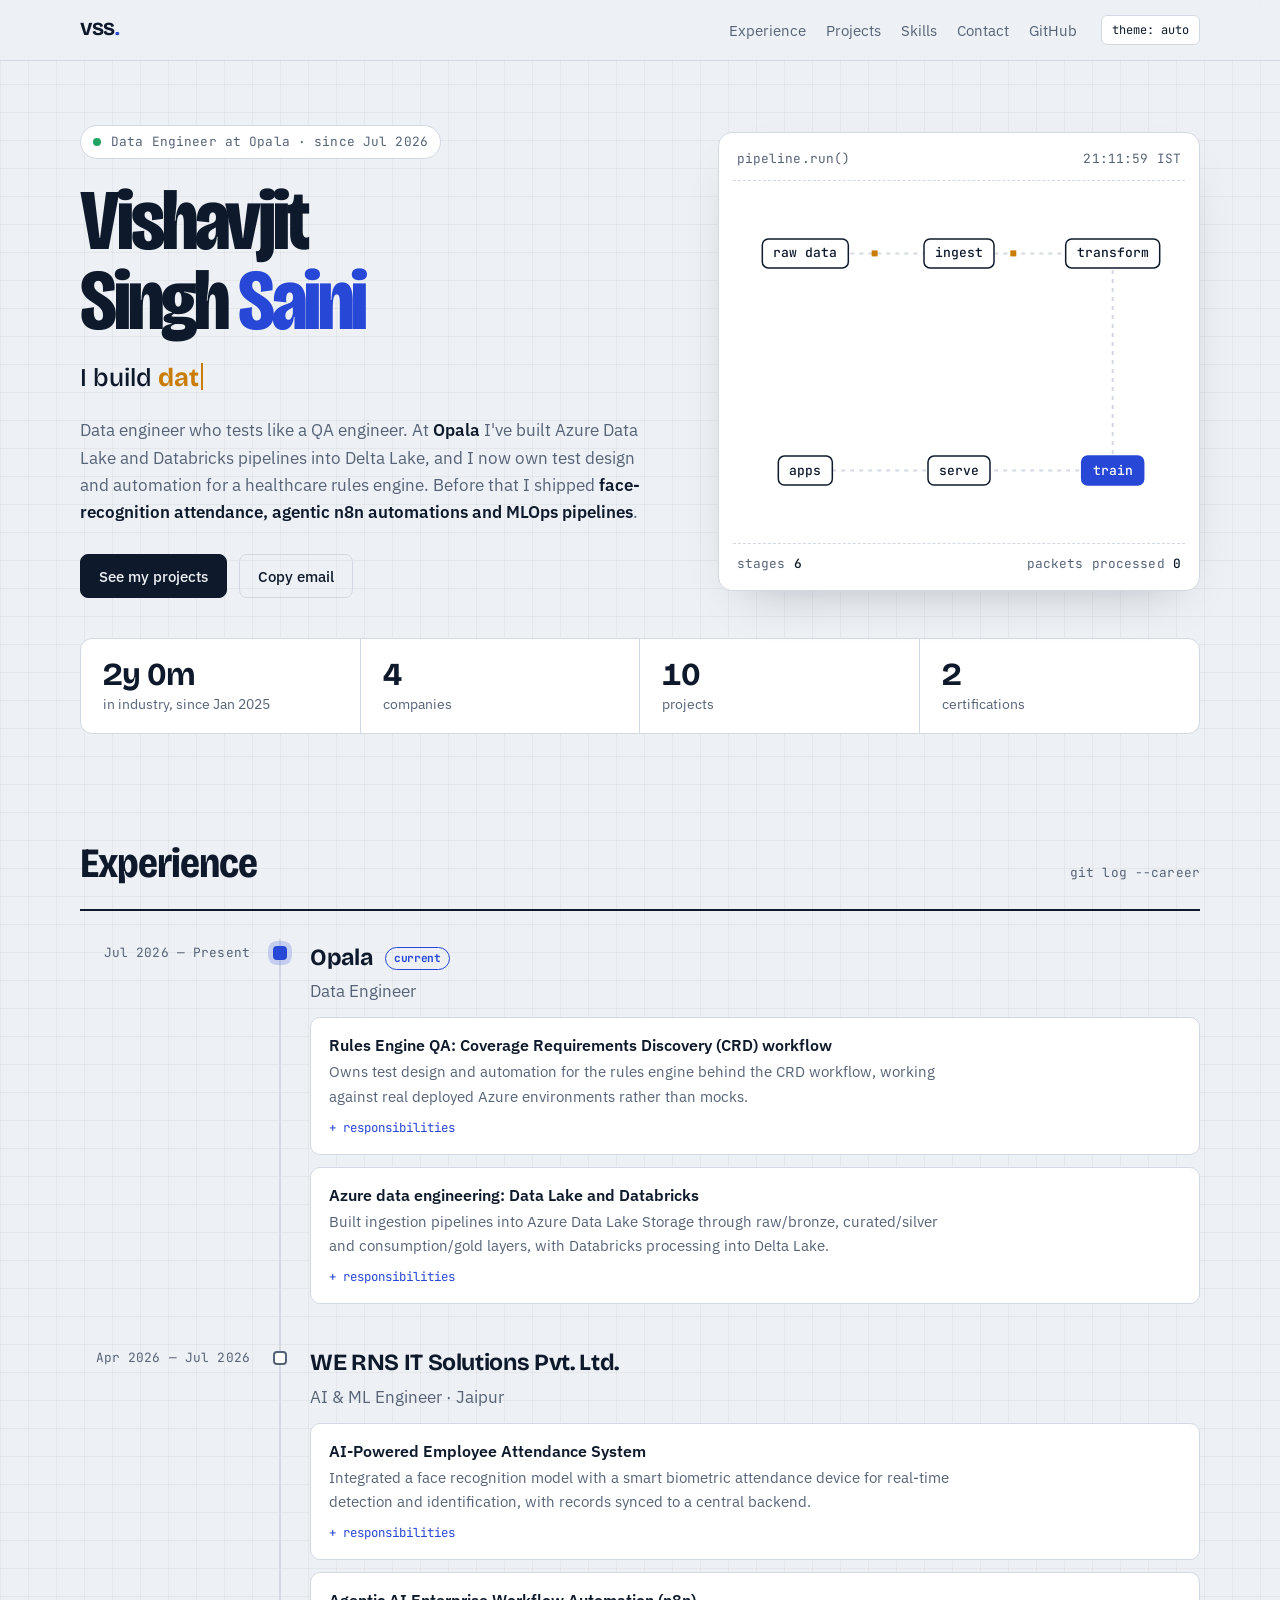
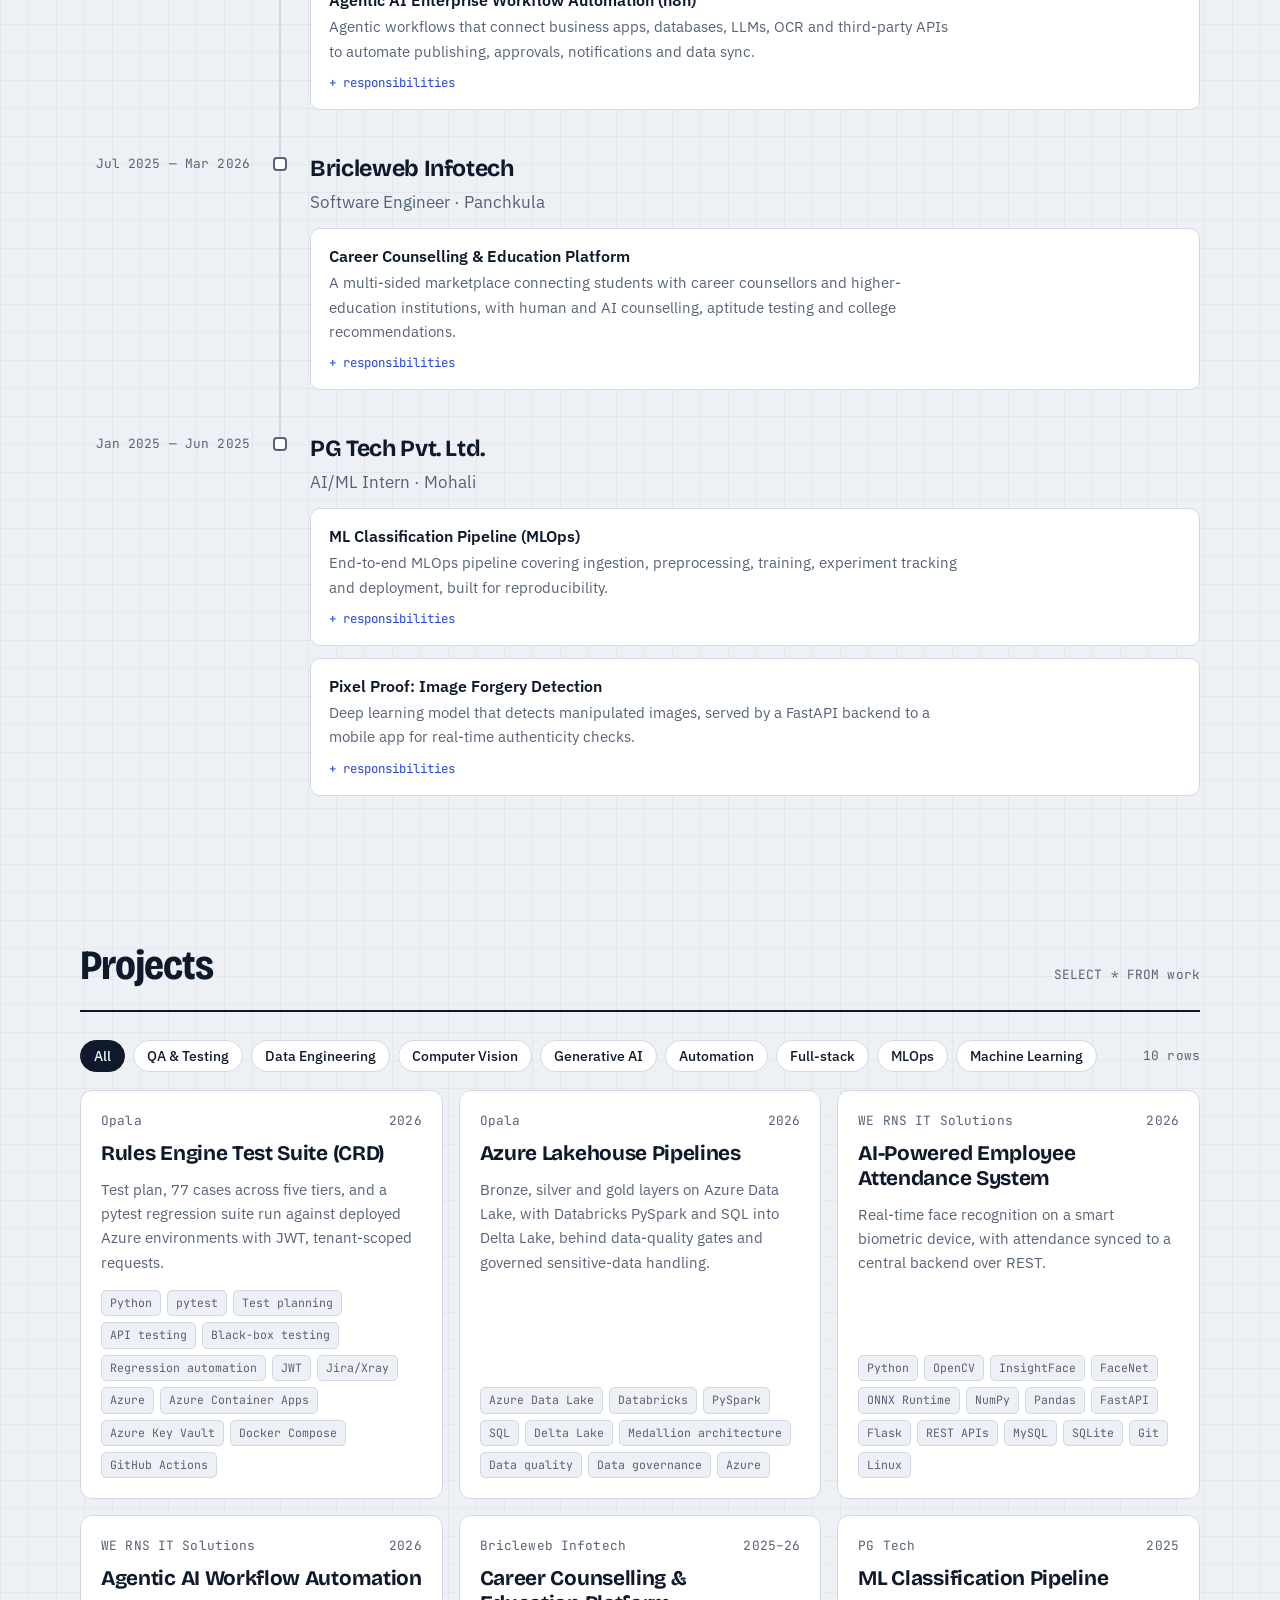
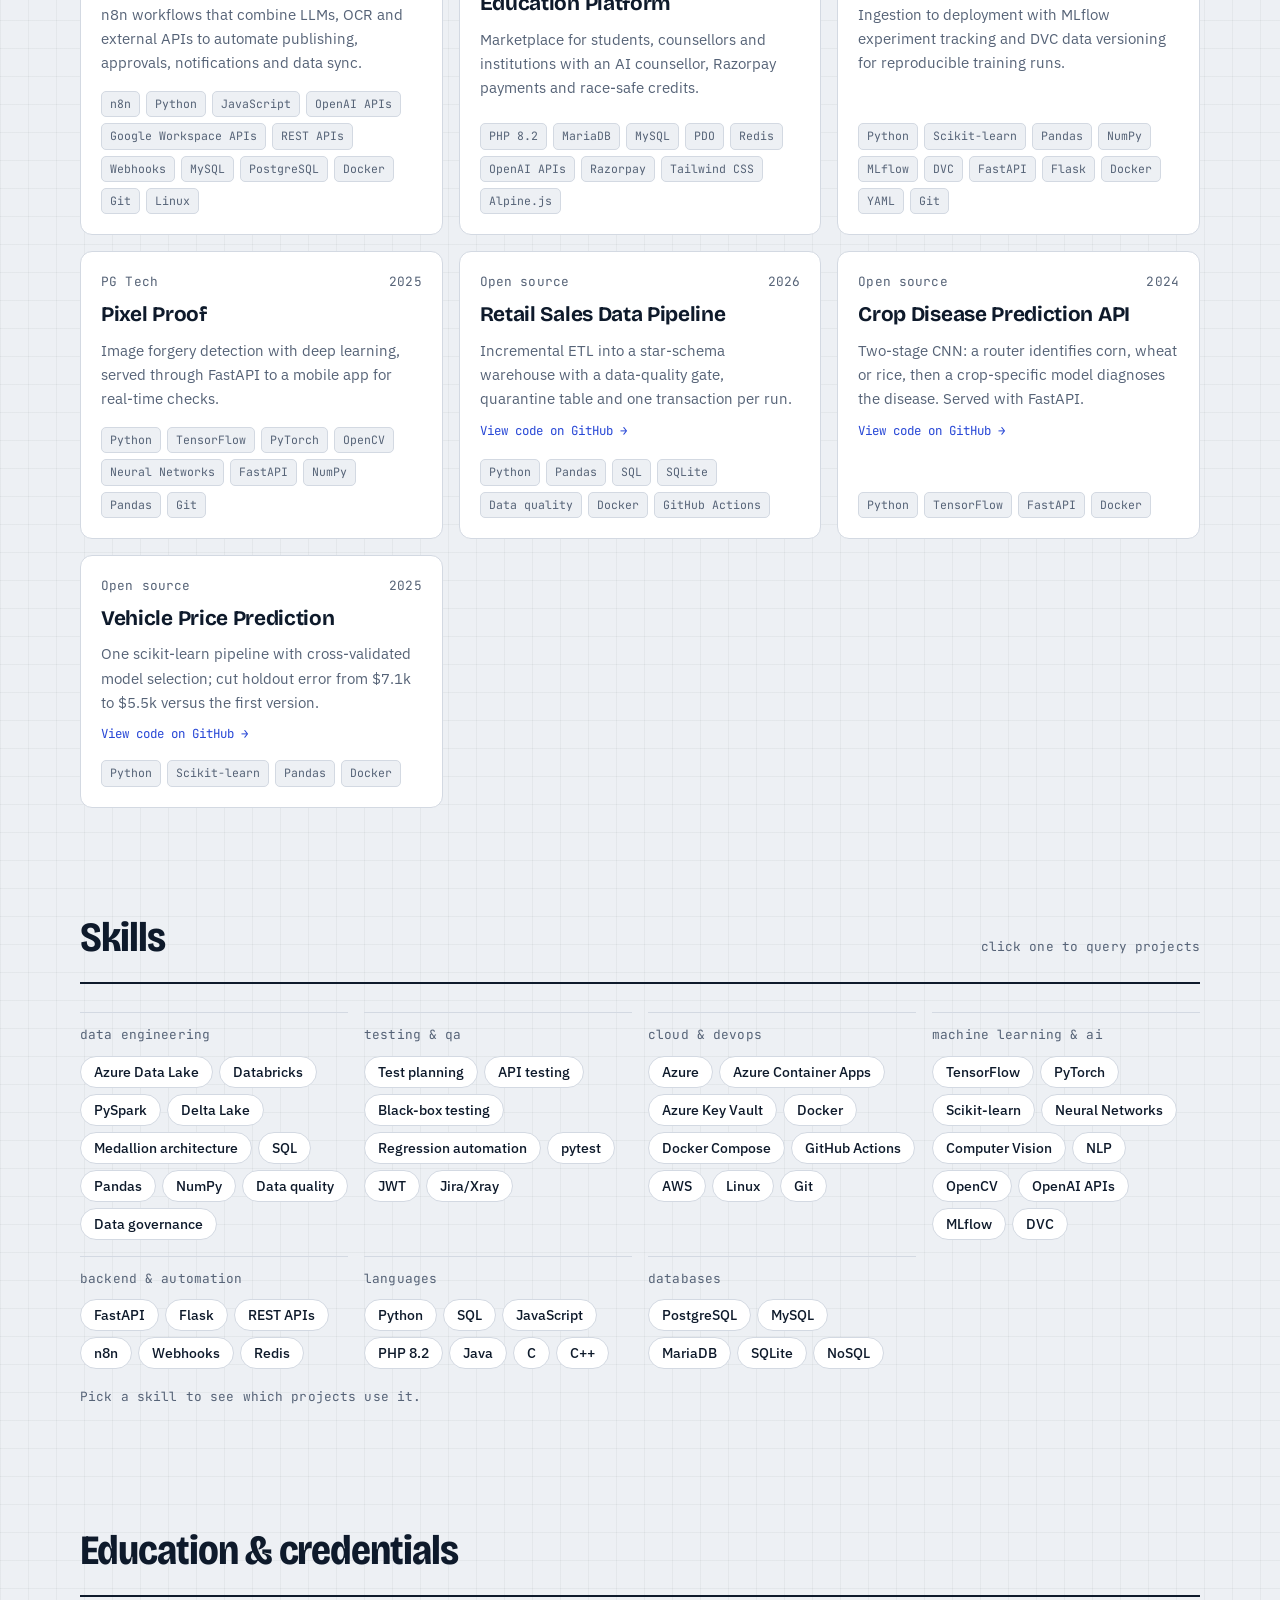
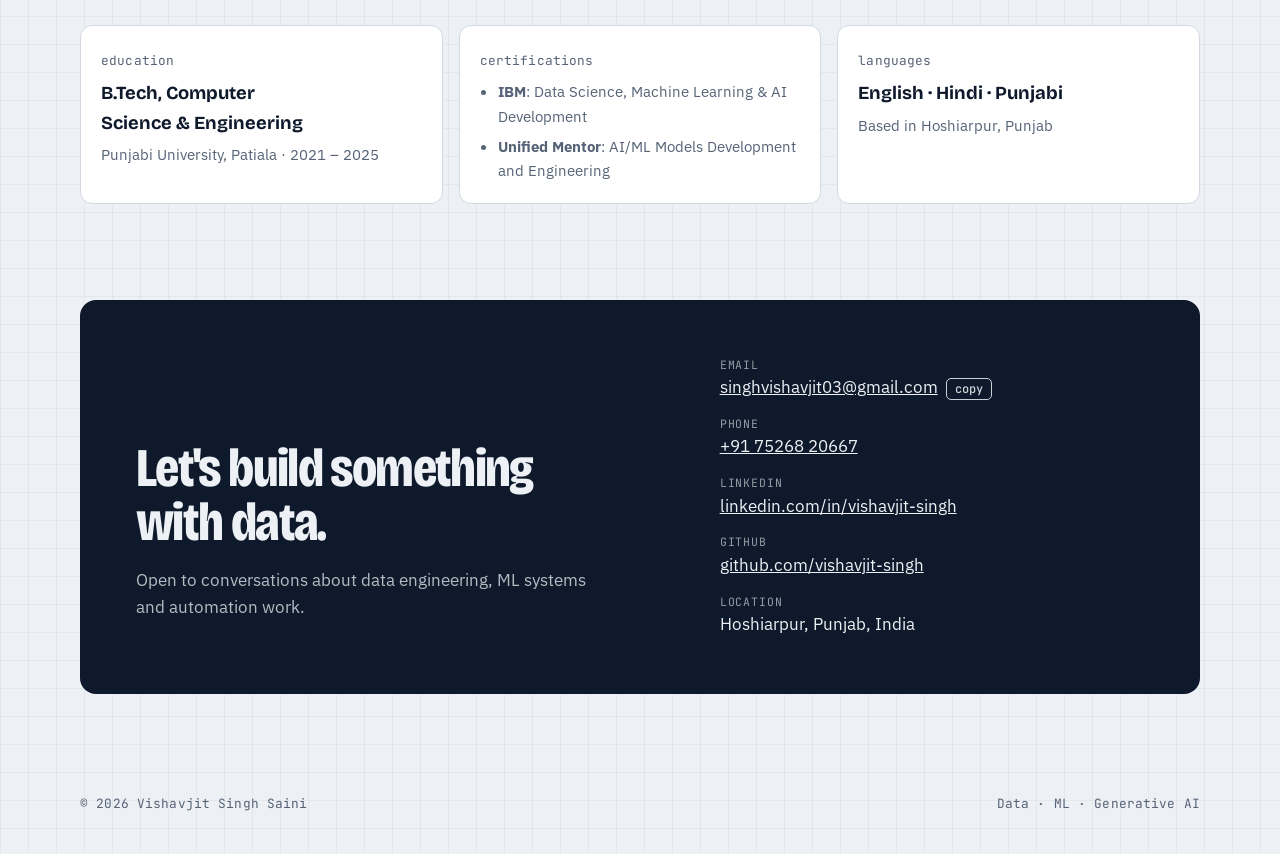
<file: index.html>
<!DOCTYPE html>
<html lang="en">
<head>
<meta charset="utf-8">
<meta name="viewport" content="width=device-width, initial-scale=1">
<title>Vishavjit Singh Saini</title>
<meta name="description" content="Vishavjit Singh Saini, Data Engineer at Opala. Azure and Databricks data pipelines, API test automation, machine learning and computer vision.">
<link rel="icon" type="image/svg+xml" href="data:image/svg+xml,%3Csvg xmlns=%22http://www.w3.org/2000/svg%22 viewBox=%220 0 64 64%22%3E%3Crect width=%2264%22 height=%2264%22 rx=%2214%22 fill=%22%230e1a2b%22/%3E%3Cpath d=%22M15 18 L32 46 L49 18%22 fill=%22none%22 stroke=%22%23e5ebf4%22 stroke-width=%225%22 stroke-linecap=%22round%22 stroke-linejoin=%22round%22/%3E%3Ccircle cx=%2215%22 cy=%2218%22 r=%226.5%22 fill=%22%23f2b649%22/%3E%3Ccircle cx=%2232%22 cy=%2246%22 r=%226.5%22 fill=%22%23f2b649%22/%3E%3Ccircle cx=%2249%22 cy=%2218%22 r=%227.5%22 fill=%22%238ea4ff%22/%3E%3C/svg%3E">
<link rel="icon" type="image/png" sizes="32x32" href="[data-uri]">
<link rel="apple-touch-icon" href="[data-uri]">
<meta name="theme-color" content="#0e1a2b">
<link rel="preconnect" href="https://fonts.googleapis.com">
<link rel="preconnect" href="https://fonts.gstatic.com" crossorigin>
<link href="https://fonts.googleapis.com/css2?family=Bricolage+Grotesque:opsz,wdth,wght@12..96,75..100,400..800&family=IBM+Plex+Sans:wght@400;500;600&family=JetBrains+Mono:wght@400;500&display=swap" rel="stylesheet">
<style>
/* Layout idea: the page reads like a data pipeline. A live DAG in the hero, the career as a run log, skills that query the projects. */
:root {
  --bg: #edf0f4;
  --surface: #ffffff;
  --ink: #0e1a2b;
  --muted: #566377;
  --line: #d3d9e2;
  --accent: #2747d6;
  --signal: #c97d06;
  --grid: rgba(14, 26, 43, 0.045);
  --font-display: "Bricolage Grotesque", "Segoe UI", system-ui, sans-serif;
  --font-body: "IBM Plex Sans", "Segoe UI", system-ui, sans-serif;
  --font-mono: "JetBrains Mono", ui-monospace, "SFMono-Regular", Menlo, monospace;
  color-scheme: light;
}
@media (prefers-color-scheme: dark) {
  :root:not([data-theme="light"]) {
    --bg: #09101b;
    --surface: #101a2a;
    --ink: #e5ebf4;
    --muted: #92a0b4;
    --line: #233149;
    --accent: #8ea4ff;
    --signal: #f2b649;
    --grid: rgba(229, 235, 244, 0.04);
    color-scheme: dark;
  }
}
:root[data-theme="dark"] {
  --bg: #09101b;
  --surface: #101a2a;
  --ink: #e5ebf4;
  --muted: #92a0b4;
  --line: #233149;
  --accent: #8ea4ff;
  --signal: #f2b649;
  --grid: rgba(229, 235, 244, 0.04);
  color-scheme: dark;
}

* { box-sizing: border-box; }
html { scroll-behavior: smooth; }
body {
  margin: 0;
  background-color: var(--bg);
  background-image:
    linear-gradient(var(--grid) 1px, transparent 1px),
    linear-gradient(90deg, var(--grid) 1px, transparent 1px);
  background-size: 28px 28px;
  color: var(--ink);
  font-family: var(--font-body);
  font-size: 17px;
  line-height: 1.6;
  -webkit-font-smoothing: antialiased;
}
a { color: var(--accent); }
:focus-visible { outline: 2px solid var(--accent); outline-offset: 3px; border-radius: 4px; }
.wrap { width: min(1120px, 100% - 40px); margin-inline: auto; }
.mono { font-family: var(--font-mono); font-size: 0.8rem; letter-spacing: 0.01em; }
h1, h2, h3 { font-family: var(--font-display); text-wrap: balance; margin: 0; }

/* Top bar */
.bar {
  position: sticky; top: 0; z-index: 10;
  background: color-mix(in srgb, var(--bg) 86%, transparent);
  backdrop-filter: blur(8px);
  border-bottom: 1px solid var(--line);
}
.bar .wrap { display: flex; align-items: center; gap: 24px; height: 60px; }
.mark { font-family: var(--font-display); font-weight: 800; font-size: 1.15rem; text-decoration: none; color: var(--ink); letter-spacing: -0.02em; }
.mark span { color: var(--accent); }
.bar nav { display: flex; gap: 20px; margin-left: auto; }
.bar nav a { color: var(--muted); text-decoration: none; font-size: 0.95rem; }
.bar nav a:hover { color: var(--ink); }
.theme-btn {
  border: 1px solid var(--line); background: var(--surface); color: var(--ink);
  font-family: var(--font-mono); font-size: 0.75rem; padding: 6px 10px; border-radius: 6px; cursor: pointer;
}
.theme-btn:hover { border-color: var(--accent); }

/* Hero */
.hero { display: grid; grid-template-columns: 1.1fr 0.9fr; gap: 48px; align-items: center; padding: 64px 0 40px; }
.status {
  display: inline-flex; align-items: center; gap: 10px;
  border: 1px solid var(--line); background: var(--surface);
  padding: 6px 12px; border-radius: 999px; color: var(--muted);
}
.dot { width: 8px; height: 8px; border-radius: 50%; background: #1fa463; box-shadow: 0 0 0 0 rgba(31,164,99,0.5); animation: ping 2.4s infinite; }
@keyframes ping { 0% { box-shadow: 0 0 0 0 rgba(31,164,99,0.45); } 70% { box-shadow: 0 0 0 9px rgba(31,164,99,0); } 100% { box-shadow: 0 0 0 0 rgba(31,164,99,0); } }
.hero h1 {
  font-size: clamp(2.8rem, 7vw, 5.4rem);
  line-height: 0.92;
  font-weight: 760;
  letter-spacing: -0.035em;
  font-variation-settings: "wdth" 78, "opsz" 96;
  margin: 22px 0 18px;
}
.hero h1 .last { color: var(--accent); }
.typed { font-family: var(--font-display); font-size: clamp(1.25rem, 2.4vw, 1.6rem); font-weight: 500; margin: 0 0 18px; min-height: 1.5em; }
.typed b { font-weight: 700; color: var(--signal); }
.caret { display: inline-block; width: 2px; height: 1.05em; background: var(--signal); vertical-align: -0.15em; margin-left: 2px; animation: blink 1s steps(1) infinite; }
@keyframes blink { 50% { opacity: 0; } }
.lede { color: var(--muted); max-width: 58ch; margin: 0 0 28px; }
.lede strong { color: var(--ink); font-weight: 600; }
.actions { display: flex; flex-wrap: wrap; gap: 12px; }
.btn {
  display: inline-flex; align-items: center; gap: 8px;
  padding: 11px 18px; border-radius: 8px; font: 500 0.95rem var(--font-body);
  text-decoration: none; cursor: pointer; border: 1px solid var(--ink);
  background: var(--ink); color: var(--bg);
  transition: transform 0.15s ease;
}
.btn:hover { transform: translateY(-2px); }
.btn.ghost { background: transparent; color: var(--ink); border-color: var(--line); }
.btn.ghost:hover { border-color: var(--ink); }

.pipe {
  position: relative; background: var(--surface); border: 1px solid var(--line); border-radius: 14px;
  padding: 14px; box-shadow: 0 20px 50px -30px rgba(14, 26, 43, 0.35);
}
.pipe-head { display: flex; justify-content: space-between; color: var(--muted); padding: 2px 4px 10px; border-bottom: 1px dashed var(--line); }
.pipe canvas { display: block; width: 100%; aspect-ratio: 5 / 4; }
.pipe-foot { display: flex; justify-content: space-between; gap: 12px; color: var(--muted); padding: 10px 4px 2px; border-top: 1px dashed var(--line); }
.pipe-foot b { color: var(--ink); font-weight: 500; }

.stats { display: grid; grid-template-columns: repeat(4, 1fr); border: 1px solid var(--line); border-radius: 12px; background: var(--surface); margin-bottom: 72px; }
.stat { padding: 18px 22px; border-right: 1px solid var(--line); }
.stat:last-child { border-right: 0; }
.stat .n { font-family: var(--font-display); font-size: 2rem; font-weight: 700; line-height: 1.1; font-variant-numeric: tabular-nums; letter-spacing: -0.02em; }
.stat .l { color: var(--muted); font-size: 0.9rem; }

/* Sections */
section { padding: 24px 0 72px; scroll-margin-top: 70px; }
.sec-head { display: flex; align-items: baseline; gap: 16px; margin-bottom: 28px; border-bottom: 2px solid var(--ink); padding-bottom: 12px; }
.sec-head h2 { font-size: clamp(1.8rem, 3.6vw, 2.6rem); font-weight: 720; letter-spacing: -0.025em; font-variation-settings: "wdth" 85; }
.sec-head .mono { color: var(--muted); margin-left: auto; }

/* Run log */
.log { display: grid; gap: 0; }
.run { display: grid; grid-template-columns: 170px 28px 1fr; gap: 0 16px; }
.run .when { text-align: right; color: var(--muted); padding-top: 4px; }
.run .rail { position: relative; display: flex; justify-content: center; }
.run .rail::before { content: ""; position: absolute; top: 0; bottom: 0; width: 2px; background: var(--line); }
.run:last-child .rail::before { bottom: auto; height: 14px; }
.run .node { position: relative; width: 14px; height: 14px; margin-top: 7px; border-radius: 4px; background: var(--surface); border: 2px solid var(--muted); }
.run.current .node { border-color: var(--accent); background: var(--accent); box-shadow: 0 0 0 5px color-mix(in srgb, var(--accent) 20%, transparent); }
.run .body { padding-bottom: 40px; }
.run h3 { font-size: 1.45rem; font-weight: 700; letter-spacing: -0.015em; }
.run .meta { color: var(--muted); margin: 2px 0 12px; }
.pill { display: inline-block; font-family: var(--font-mono); font-size: 0.7rem; padding: 2px 8px; border-radius: 999px; border: 1px solid var(--accent); color: var(--accent); vertical-align: 0.3em; margin-left: 8px; }
.job { background: var(--surface); border: 1px solid var(--line); border-radius: 10px; padding: 16px 18px; margin-top: 12px; }
.job h4 { margin: 0 0 4px; font: 600 1.02rem var(--font-body); }
.job p { margin: 0; color: var(--muted); font-size: 0.95rem; max-width: 70ch; }
.job details { margin-top: 10px; }
.job summary { cursor: pointer; font-family: var(--font-mono); font-size: 0.78rem; color: var(--accent); list-style: none; }
.job summary::-webkit-details-marker { display: none; }
.job summary::before { content: "+ "; }
.job details[open] summary::before { content: "− "; }
.job ul { margin: 10px 0 0; padding-left: 18px; font-size: 0.94rem; display: grid; gap: 4px; }
.job .meta2 { margin-top: 10px; color: var(--muted); }

/* Projects */
.filters { display: flex; flex-wrap: wrap; gap: 8px; margin-bottom: 18px; align-items: center; }
.chip {
  font: 500 0.85rem var(--font-body); padding: 6px 13px; border-radius: 999px; cursor: pointer;
  border: 1px solid var(--line); background: var(--surface); color: var(--ink);
}
.chip:hover { border-color: var(--ink); }
.chip[aria-pressed="true"] { background: var(--ink); color: var(--bg); border-color: var(--ink); }
.query { color: var(--muted); margin-left: auto; }
.query b { color: var(--signal); font-weight: 500; }
.grid { display: grid; grid-template-columns: repeat(auto-fill, minmax(320px, 1fr)); gap: 16px; }
.card {
  display: flex; flex-direction: column; gap: 10px;
  background: var(--surface); border: 1px solid var(--line); border-radius: 12px; padding: 20px;
  transition: opacity 0.25s ease, transform 0.25s ease, border-color 0.25s ease;
}
.card.dim { opacity: 0.32; transform: scale(0.985); }
.card.hit { border-color: var(--accent); }
.card .top { display: flex; justify-content: space-between; gap: 10px; color: var(--muted); }
.card h3 { font-size: 1.3rem; font-weight: 700; letter-spacing: -0.015em; line-height: 1.2; }
.card p { margin: 0; color: var(--muted); font-size: 0.95rem; }
.card .gh { font-family: var(--font-mono); font-size: 0.78rem; text-decoration: none; }
.card .gh:hover { text-decoration: underline; }
.stack { display: flex; flex-wrap: wrap; gap: 6px; margin-top: auto; padding-top: 6px; }
.stack span { font-family: var(--font-mono); font-size: 0.72rem; padding: 3px 8px; border-radius: 5px; background: var(--bg); border: 1px solid var(--line); color: var(--muted); }
.stack span.on { border-color: var(--signal); color: var(--ink); background: color-mix(in srgb, var(--signal) 16%, var(--surface)); }

/* Skills */
.skills { display: grid; grid-template-columns: repeat(auto-fill, minmax(250px, 1fr)); gap: 16px; }
.sgroup { border-top: 1px solid var(--line); padding-top: 12px; }
.sgroup .mono { color: var(--muted); display: block; margin-bottom: 10px; }
.sgroup .chips { display: flex; flex-wrap: wrap; gap: 6px; }
.skill-note { color: var(--muted); margin-top: 18px; }

/* Credentials */
.creds { display: grid; grid-template-columns: repeat(3, 1fr); gap: 16px; }
.cred { background: var(--surface); border: 1px solid var(--line); border-radius: 12px; padding: 20px; }
.cred .mono { color: var(--muted); }
.cred h3 { font-size: 1.15rem; margin: 6px 0 4px; font-weight: 700; }
.cred p, .cred li { color: var(--muted); font-size: 0.95rem; margin: 0; }
.cred ul { margin: 6px 0 0; padding-left: 18px; display: grid; gap: 6px; }

/* Contact */
.contact { background: var(--ink); color: var(--bg); border-radius: 16px; padding: clamp(28px, 5vw, 56px); display: grid; grid-template-columns: 1.3fr 1fr; gap: 32px; align-items: end; }
.contact h2 { font-size: clamp(2rem, 5vw, 3.4rem); font-weight: 760; letter-spacing: -0.03em; font-variation-settings: "wdth" 80; line-height: 1; }
.contact p { opacity: 0.75; max-width: 46ch; }
.contact dl { margin: 0; display: grid; gap: 14px; }
.contact dt { font-family: var(--font-mono); font-size: 0.72rem; opacity: 0.6; text-transform: uppercase; letter-spacing: 0.08em; }
.contact dd { margin: 0; font-size: 1.05rem; word-break: break-word; }
.contact a { color: inherit; }
.copy { margin-left: 8px; font: 500 0.75rem var(--font-mono); background: transparent; color: inherit; border: 1px solid currentColor; border-radius: 5px; padding: 2px 8px; cursor: pointer; opacity: 0.85; }
.copy:hover { opacity: 1; }
footer { padding: 28px 0 40px; color: var(--muted); display: flex; justify-content: space-between; gap: 12px; flex-wrap: wrap; }

@media (max-width: 900px) {
  .hero { grid-template-columns: 1fr; padding-top: 40px; }
  .stats { grid-template-columns: repeat(2, 1fr); }
  .stat:nth-child(2) { border-right: 0; }
  .stat:nth-child(-n+2) { border-bottom: 1px solid var(--line); }
  .creds { grid-template-columns: 1fr; }
  .contact { grid-template-columns: 1fr; }
}
@media (max-width: 640px) {
  .bar nav { display: none; }
  .theme-btn { margin-left: auto; }
  .run { grid-template-columns: 20px 1fr; gap: 0 12px; }
  .run .when { grid-column: 2; text-align: left; order: -1; padding: 0; }
  .run .rail { grid-row: 1 / span 2; grid-column: 1; }
  .run .body { grid-column: 2; }
  .grid { grid-template-columns: 1fr; }
  .query { margin-left: 0; width: 100%; }
}
@media (prefers-reduced-motion: reduce) {
  html { scroll-behavior: auto; }
  .dot, .caret { animation: none; }
  .card, .btn { transition: none; }
}
</style>
</head>
<body>

<header class="bar">
  <div class="wrap">
    <a class="mark" href="#top">VSS<span>.</span></a>
    <nav aria-label="Sections">
      <a href="#experience">Experience</a>
      <a href="#projects">Projects</a>
      <a href="#skills">Skills</a>
      <a href="#contact">Contact</a>
      <a href="https://github.com/vishavjit-singh">GitHub</a>
    </nav>
    <button class="theme-btn" id="themeBtn" type="button" aria-label="Switch colour theme">theme: auto</button>
  </div>
</header>

<main class="wrap" id="top">
  <div class="hero">
    <div>
      <span class="status mono"><span class="dot" aria-hidden="true"></span>Data Engineer at Opala · since Jul 2026</span>
      <h1>Vishavjit<br>Singh <span class="last">Saini</span></h1>
      <p class="typed" aria-live="polite">I build <b id="typed">data pipelines</b><span class="caret" aria-hidden="true"></span></p>
      <p class="lede">Data engineer who tests like a QA engineer. At <strong>Opala</strong> I've built Azure Data Lake and Databricks pipelines into Delta Lake, and I now own test design and automation for a healthcare rules engine. Before that I shipped <strong>face-recognition attendance, agentic n8n automations and MLOps pipelines</strong>.</p>
      <div class="actions">
        <a class="btn" href="#projects">See my projects</a>
        <button class="btn ghost" type="button" id="heroCopy">Copy email</button>
      </div>
    </div>

    <figure class="pipe" style="margin:0" aria-label="Animated diagram of a data pipeline: raw data flows through ingest, transform, train and serve stages to apps">
      <div class="pipe-head mono"><span>pipeline.run()</span><span id="clock">--:--:-- IST</span></div>
      <canvas id="dag"></canvas>
      <div class="pipe-foot mono"><span>stages <b>6</b></span><span>packets processed <b id="pcount">0</b></span></div>
    </figure>
  </div>

  <div class="stats" aria-label="Career at a glance">
    <div class="stat"><div class="n" id="expYears">—</div><div class="l">in industry, since Jan 2025</div></div>
    <div class="stat"><div class="n">4</div><div class="l">companies</div></div>
    <div class="stat"><div class="n" id="projCount">8</div><div class="l">projects</div></div>
    <div class="stat"><div class="n">2</div><div class="l">certifications</div></div>
  </div>

  <section id="experience">
    <div class="sec-head"><h2>Experience</h2><span class="mono">git log --career</span></div>
    <div class="log">

      <article class="run current">
        <div class="when mono">Jul 2026 — Present</div>
        <div class="rail"><span class="node"></span></div>
        <div class="body">
          <h3>Opala <span class="pill">current</span></h3>
          <div class="meta">Data Engineer</div>

          <div class="job">
            <h4>Rules Engine QA: Coverage Requirements Discovery (CRD) workflow</h4>
            <p>Owns test design and automation for the rules engine behind the CRD workflow, working against real deployed Azure environments rather than mocks.</p>
            <details>
              <summary>responsibilities</summary>
              <ul>
                <li>Wrote the full test plan from scratch: scope, environments, test-data strategy, entry and exit criteria, risk register and coverage matrix.</li>
                <li>Catalogued 77 test cases across positive, negative, edge, fallback and functional tiers. Where specs were silent or out of date, I grounded cases in the source code.</li>
                <li>Ran black-box testing against VPN-gated environments with signed JWT authentication and tenant-scoped requests.</li>
                <li>Built a pytest regression suite parameterised by environment, with a shared HTTP client covering every endpoint in scope.</li>
                <li>Found and fixed two security defects in product code, verified against the full backend test suite with no regressions.</li>
                <li>Traced a reference-data quality issue to its source extract, quantified the impact and raised it as a tracked engineering decision.</li>
                <li>Built the Jira/Xray structure: test plan, test issues, per-environment executions, and a mapping from automated test IDs to Jira keys for result import.</li>
              </ul>
              <div class="meta2 mono">pytest · JWT · Jira/Xray · Azure Container Apps · Key Vault · Docker Compose · GitHub Actions (OIDC)</div>
            </details>
          </div>

          <div class="job">
            <h4>Azure data engineering: Data Lake and Databricks</h4>
            <p>Built ingestion pipelines into Azure Data Lake Storage through raw/bronze, curated/silver and consumption/gold layers, with Databricks processing into Delta Lake.</p>
            <details>
              <summary>responsibilities</summary>
              <ul>
                <li>Landed raw data in ADLS with validation gates before each layer moved downstream.</li>
                <li>Cleaned, transformed and joined data in Databricks notebooks (PySpark and SQL), writing versioned Delta Lake tables.</li>
                <li>Ran data-quality checks for schema conformance, nulls and duplicates, and referential integrity against source.</li>
                <li>Handled sensitive data under least-privilege access, with column-level treatment of sensitive fields and audit-conscious processing.</li>
              </ul>
              <div class="meta2 mono">Azure Data Lake Storage · Databricks · PySpark · SQL · Delta Lake</div>
            </details>
          </div>
        </div>
      </article>

      <article class="run">
        <div class="when mono">Apr 2026 — Jul 2026</div>
        <div class="rail"><span class="node"></span></div>
        <div class="body">
          <h3>WE RNS IT Solutions Pvt. Ltd.</h3>
          <div class="meta">AI &amp; ML Engineer · Jaipur</div>

          <div class="job">
            <h4>AI-Powered Employee Attendance System</h4>
            <p>Integrated a face recognition model with a smart biometric attendance device for real-time detection and identification, with records synced to a central backend.</p>
            <details>
              <summary>responsibilities</summary>
              <ul>
                <li>Built Python face recognition modules: preprocessing, detection, feature extraction and matching.</li>
                <li>Designed REST API integrations to sync attendance between the device and the backend database.</li>
                <li>Optimised inference speed and accuracy to cut false positives and response time.</li>
                <li>Wrote modules for device communication, attendance processing and automated record updates.</li>
                <li>Worked with DevOps on deployment, testing and maintenance across environments.</li>
              </ul>
              <div class="meta2 mono">Associate AI/ML Engineer · team of 4</div>
            </details>
          </div>

          <div class="job">
            <h4>Agentic AI Enterprise Workflow Automation (n8n)</h4>
            <p>Agentic workflows that connect business apps, databases, LLMs, OCR and third-party APIs to automate publishing, approvals, notifications and data sync.</p>
            <details>
              <summary>responsibilities</summary>
              <ul>
                <li>Designed end-to-end n8n automations with LLMs and OCR for intelligent document processing.</li>
                <li>Built workflows for content publishing, scheduling, approvals and task orchestration.</li>
                <li>Integrated REST APIs, webhooks and databases across enterprise applications.</li>
                <li>Added error handling, retries, execution logging and monitoring.</li>
                <li>Wrote JSON transformation pipelines for cross-system data synchronisation.</li>
              </ul>
              <div class="meta2 mono">Associate Automation Engineer · team of 4</div>
            </details>
          </div>
        </div>
      </article>

      <article class="run">
        <div class="when mono">Jul 2025 — Mar 2026</div>
        <div class="rail"><span class="node"></span></div>
        <div class="body">
          <h3>Bricleweb Infotech</h3>
          <div class="meta">Software Engineer · Panchkula</div>
          <div class="job">
            <h4>Career Counselling &amp; Education Platform</h4>
            <p>A multi-sided marketplace connecting students with career counsellors and higher-education institutions, with human and AI counselling, aptitude testing and college recommendations.</p>
            <details>
              <summary>responsibilities</summary>
              <ul>
                <li>Built a full-stack MVC platform in PHP 8.2 and MariaDB with custom routing, ORM-style models, middleware and a parameterised query builder.</li>
                <li>Integrated Razorpay payments and an atomic, race-condition-safe credits system using PDO transactions.</li>
                <li>Shipped an OpenAI-powered AI counsellor feature.</li>
                <li>Built a caching and session layer with automatic Redis fallback, ready to scale from one server to many.</li>
                <li>Front end in Tailwind CSS and Alpine.js.</li>
              </ul>
            </details>
          </div>
        </div>
      </article>

      <article class="run">
        <div class="when mono">Jan 2025 — Jun 2025</div>
        <div class="rail"><span class="node"></span></div>
        <div class="body">
          <h3>PG Tech Pvt. Ltd.</h3>
          <div class="meta">AI/ML Intern · Mohali</div>
          <div class="job">
            <h4>ML Classification Pipeline (MLOps)</h4>
            <p>End-to-end MLOps pipeline covering ingestion, preprocessing, training, experiment tracking and deployment, built for reproducibility.</p>
            <details>
              <summary>responsibilities</summary>
              <ul>
                <li>Implemented the full classification pipeline from data ingestion to deployment.</li>
                <li>Tracked experiments, tuned hyperparameters and versioned models with MLflow.</li>
                <li>Versioned datasets and pipeline stages with DVC.</li>
                <li>Wrote modular Python components for features, training, validation and evaluation.</li>
              </ul>
            </details>
          </div>
          <div class="job">
            <h4>Pixel Proof: Image Forgery Detection</h4>
            <p>Deep learning model that detects manipulated images, served by a FastAPI backend to a mobile app for real-time authenticity checks.</p>
            <details>
              <summary>responsibilities</summary>
              <ul>
                <li>Designed the forgery detection model and its preprocessing and feature extraction.</li>
                <li>Built the FastAPI inference service.</li>
                <li>Connected the mobile app for upload, prediction and result display.</li>
                <li>Validated the model on benchmark datasets.</li>
              </ul>
            </details>
          </div>
        </div>
      </article>

    </div>
  </section>

  <section id="projects">
    <div class="sec-head"><h2>Projects</h2><span class="mono">SELECT * FROM work</span></div>
    <div class="filters" role="group" aria-label="Filter projects by area" id="filters"></div>
    <div class="grid" id="grid"></div>
  </section>

  <section id="skills">
    <div class="sec-head"><h2>Skills</h2><span class="mono">click one to query projects</span></div>
    <div class="skills" id="skills-list"></div>
    <p class="skill-note mono" id="skillNote" aria-live="polite">Pick a skill to see which projects use it.</p>
  </section>

  <section id="credentials">
    <div class="sec-head"><h2>Education &amp; credentials</h2></div>
    <div class="creds">
      <div class="cred">
        <span class="mono">education</span>
        <h3>B.Tech, Computer Science &amp; Engineering</h3>
        <p>Punjabi University, Patiala · 2021 – 2025</p>
      </div>
      <div class="cred">
        <span class="mono">certifications</span>
        <ul>
          <li><strong>IBM</strong>: Data Science, Machine Learning &amp; AI Development</li>
          <li><strong>Unified Mentor</strong>: AI/ML Models Development and Engineering</li>
        </ul>
      </div>
      <div class="cred">
        <span class="mono">languages</span>
        <h3>English · Hindi · Punjabi</h3>
        <p>Based in Hoshiarpur, Punjab</p>
      </div>
    </div>
  </section>

  <section id="contact">
    <div class="contact">
      <div>
        <h2>Let's build something with data.</h2>
        <p>Open to conversations about data engineering, ML systems and automation work.</p>
      </div>
      <dl>
        <div><dt>Email</dt><dd><a href="mailto:singhvishavjit03@gmail.com">singhvishavjit03@gmail.com</a><button class="copy" type="button" id="copyEmail">copy</button></dd></div>
        <div><dt>Phone</dt><dd><a href="tel:+917526820667">+91 75268 20667</a></dd></div>
        <div><dt>LinkedIn</dt><dd><a href="https://www.linkedin.com/in/vishavjit-singh-7011211ab/">linkedin.com/in/vishavjit-singh</a></dd></div>
        <div><dt>GitHub</dt><dd><a href="https://github.com/vishavjit-singh">github.com/vishavjit-singh</a></dd></div>
        <div><dt>Location</dt><dd>Hoshiarpur, Punjab, India</dd></div>
      </dl>
    </div>
  </section>
</main>

<footer class="wrap mono">
  <span>© <span id="yr">2026</span> Vishavjit Singh Saini</span>
  <span>Data · ML · Generative AI</span>
</footer>

<script>
(function () {
  "use strict";
  var reduce = window.matchMedia("(prefers-reduced-motion: reduce)").matches;
  var EMAIL = "singhvishavjit03@gmail.com";

  /* ---------- theme ---------- */
  var root = document.documentElement;
  var themeBtn = document.getElementById("themeBtn");
  var modes = ["auto", "light", "dark"];
  var mode = "auto";
  try { mode = localStorage.getItem("vss-theme") || "auto"; } catch (e) {}
  function applyTheme() {
    if (mode === "auto") root.removeAttribute("data-theme"); else root.setAttribute("data-theme", mode);
    themeBtn.textContent = "theme: " + mode;
    readColors();
  }
  themeBtn.addEventListener("click", function () {
    mode = modes[(modes.indexOf(mode) + 1) % modes.length];
    try { localStorage.setItem("vss-theme", mode); } catch (e) {}
    applyTheme();
    if (reduce) draw();
  });

  /* ---------- copy email ---------- */
  function copyEmail(btn, okText, baseText) {
    var done = function (t) { btn.textContent = t; setTimeout(function () { btn.textContent = baseText; }, 1800); };
    try {
      navigator.clipboard.writeText(EMAIL).then(function () { done(okText); }, function () { done(EMAIL); });
    } catch (e) { done(EMAIL); }
  }
  document.getElementById("heroCopy").addEventListener("click", function () { copyEmail(this, "Copied ✓", "Copy email"); });
  document.getElementById("copyEmail").addEventListener("click", function () { copyEmail(this, "copied", "copy"); });

  /* ---------- experience duration ---------- */
  var start = new Date(2025, 0, 1), now = new Date();
  var months = (now.getFullYear() - start.getFullYear()) * 12 + (now.getMonth() - start.getMonth()) + 1;
  var y = Math.floor(months / 12), m = months % 12;
  document.getElementById("expYears").textContent = (y ? y + "y " : "") + m + "m";
  document.getElementById("yr").textContent = now.getFullYear();

  /* ---------- clock ---------- */
  var clock = document.getElementById("clock");
  function tick() {
    try {
      clock.textContent = new Date().toLocaleTimeString("en-GB", { timeZone: "Asia/Kolkata", hour12: false }) + " IST";
    } catch (e) { clock.textContent = ""; }
  }
  tick(); setInterval(tick, 1000);

  /* ---------- typed roles ---------- */
  var phrases = ["data pipelines", "Delta lakehouses", "test suites that catch real bugs", "ML systems that ship", "computer vision models", "agentic automations", "MLOps workflows"];
  var typed = document.getElementById("typed");
  if (!reduce) {
    var pi = 0, ci = phrases[0].length, deleting = true, wait = 1800;
    (function step() {
      var p = phrases[pi];
      if (wait > 0) { var w = wait; wait = 0; return setTimeout(step, w); }
      if (deleting) {
        ci--; typed.textContent = p.slice(0, ci);
        if (ci <= 0) { deleting = false; pi = (pi + 1) % phrases.length; }
        setTimeout(step, 35);
      } else {
        var q = phrases[pi]; ci++; typed.textContent = q.slice(0, ci);
        if (ci >= q.length) { deleting = true; wait = 1800; }
        setTimeout(step, 70);
      }
    })();
  }

  /* ---------- projects & skills ---------- */
  var projects = [
    { title: "Rules Engine Test Suite (CRD)", org: "Opala", when: "2026", areas: ["QA & Testing"],
      blurb: "Test plan, 77 cases across five tiers, and a pytest regression suite run against deployed Azure environments with JWT, tenant-scoped requests.",
      stack: ["Python", "pytest", "Test planning", "API testing", "Black-box testing", "Regression automation", "JWT", "Jira/Xray", "Azure", "Azure Container Apps", "Azure Key Vault", "Docker Compose", "GitHub Actions"] },
    { title: "Azure Lakehouse Pipelines", org: "Opala", when: "2026", areas: ["Data Engineering"],
      blurb: "Bronze, silver and gold layers on Azure Data Lake, with Databricks PySpark and SQL into Delta Lake, behind data-quality gates and governed sensitive-data handling.",
      stack: ["Azure Data Lake", "Databricks", "PySpark", "SQL", "Delta Lake", "Medallion architecture", "Data quality", "Data governance", "Azure"] },
    { title: "AI-Powered Employee Attendance System", org: "WE RNS IT Solutions", when: "2026", areas: ["Computer Vision"],
      blurb: "Real-time face recognition on a smart biometric device, with attendance synced to a central backend over REST.",
      stack: ["Python", "OpenCV", "InsightFace", "FaceNet", "ONNX Runtime", "NumPy", "Pandas", "FastAPI", "Flask", "REST APIs", "MySQL", "SQLite", "Git", "Linux"] },
    { title: "Agentic AI Workflow Automation", org: "WE RNS IT Solutions", when: "2026", areas: ["Generative AI", "Automation"],
      blurb: "n8n workflows that combine LLMs, OCR and external APIs to automate publishing, approvals, notifications and data sync.",
      stack: ["n8n", "Python", "JavaScript", "OpenAI APIs", "Google Workspace APIs", "REST APIs", "Webhooks", "MySQL", "PostgreSQL", "Docker", "Git", "Linux"] },
    { title: "Career Counselling & Education Platform", org: "Bricleweb Infotech", when: "2025–26", areas: ["Generative AI", "Full-stack"],
      blurb: "Marketplace for students, counsellors and institutions with an AI counsellor, Razorpay payments and race-safe credits.",
      stack: ["PHP 8.2", "MariaDB", "MySQL", "PDO", "Redis", "OpenAI APIs", "Razorpay", "Tailwind CSS", "Alpine.js"] },
    { title: "ML Classification Pipeline", org: "PG Tech", when: "2025", areas: ["MLOps", "Machine Learning"],
      blurb: "Ingestion to deployment with MLflow experiment tracking and DVC data versioning for reproducible training runs.",
      stack: ["Python", "Scikit-learn", "Pandas", "NumPy", "MLflow", "DVC", "FastAPI", "Flask", "Docker", "YAML", "Git"] },
    { title: "Pixel Proof", org: "PG Tech", when: "2025", areas: ["Computer Vision", "Machine Learning"],
      blurb: "Image forgery detection with deep learning, served through FastAPI to a mobile app for real-time checks.",
      stack: ["Python", "TensorFlow", "PyTorch", "OpenCV", "Neural Networks", "FastAPI", "NumPy", "Pandas", "Git"] },
    { title: "Retail Sales Data Pipeline", org: "Open source", when: "2026", areas: ["Data Engineering"],
      link: "https://github.com/vishavjit-singh/retail-sales-data-pipeline",
      blurb: "Incremental ETL into a star-schema warehouse with a data-quality gate, quarantine table and one transaction per run.",
      stack: ["Python", "Pandas", "SQL", "SQLite", "Data quality", "Docker", "GitHub Actions"] },
    { title: "Crop Disease Prediction API", org: "Open source", when: "2024", areas: ["Computer Vision"],
      link: "https://github.com/vishavjit-singh/Crop_Disease_Prediction",
      blurb: "Two-stage CNN: a router identifies corn, wheat or rice, then a crop-specific model diagnoses the disease. Served with FastAPI.",
      stack: ["Python", "TensorFlow", "FastAPI", "Docker"] },
    { title: "Vehicle Price Prediction", org: "Open source", when: "2025", areas: ["Machine Learning"],
      link: "https://github.com/vishavjit-singh/vehicle-price-prediction",
      blurb: "One scikit-learn pipeline with cross-validated model selection; cut holdout error from $7.1k to $5.5k versus the first version.",
      stack: ["Python", "Scikit-learn", "Pandas", "Docker"] }
  ];
  var skillGroups = [
    { name: "data engineering", items: ["Azure Data Lake", "Databricks", "PySpark", "Delta Lake", "Medallion architecture", "SQL", "Pandas", "NumPy", "Data quality", "Data governance"] },
    { name: "testing & qa", items: ["Test planning", "API testing", "Black-box testing", "Regression automation", "pytest", "JWT", "Jira/Xray"] },
    { name: "cloud & devops", items: ["Azure", "Azure Container Apps", "Azure Key Vault", "Docker", "Docker Compose", "GitHub Actions", "AWS", "Linux", "Git"] },
    { name: "machine learning & ai", items: ["TensorFlow", "PyTorch", "Scikit-learn", "Neural Networks", "Computer Vision", "NLP", "OpenCV", "OpenAI APIs", "MLflow", "DVC"] },
    { name: "backend & automation", items: ["FastAPI", "Flask", "REST APIs", "n8n", "Webhooks", "Redis"] },
    { name: "languages", items: ["Python", "SQL", "JavaScript", "PHP 8.2", "Java", "C", "C++"] },
    { name: "databases", items: ["PostgreSQL", "MySQL", "MariaDB", "SQLite", "NoSQL"] }
  ];
  document.getElementById("projCount").textContent = projects.length;
  var areas = ["All"];
  projects.forEach(function (p) { p.areas.forEach(function (a) { if (areas.indexOf(a) < 0) areas.push(a); }); });

  var grid = document.getElementById("grid");
  var filters = document.getElementById("filters");
  var state = { area: "All", skill: null };

  function esc(s) { return s.replace(/&/g, "&amp;").replace(/</g, "&lt;"); }
  function uses(p, skill) {
    if (!skill) return false;
    if (skill === "Computer Vision") return p.areas.indexOf("Computer Vision") >= 0;
    return p.stack.indexOf(skill) >= 0;
  }

  grid.innerHTML = projects.map(function (p, i) {
    return '<article class="card" data-i="' + i + '">' +
      '<div class="top mono"><span>' + esc(p.org) + '</span><span>' + p.when + '</span></div>' +
      '<h3>' + esc(p.title) + '</h3><p>' + esc(p.blurb) + '</p>' +
      (p.link ? '<a class="gh" href="' + p.link + '">View code on GitHub →</a>' : '') +
      '<div class="stack">' + p.stack.map(function (s) { return '<span data-s="' + esc(s) + '">' + esc(s) + '</span>'; }).join("") + '</div></article>';
  }).join("");

  filters.innerHTML = areas.map(function (a) {
    return '<button type="button" class="chip" data-area="' + a + '" aria-pressed="' + (a === "All") + '">' + a + '</button>';
  }).join("") + '<span class="query mono" id="query"></span>';

  var skillsList = document.getElementById("skills-list");
  skillsList.innerHTML = skillGroups.map(function (g) {
    return '<div class="sgroup"><span class="mono">' + g.name + '</span><div class="chips">' +
      g.items.map(function (s) { return '<button type="button" class="chip" data-skill="' + esc(s) + '" aria-pressed="false">' + esc(s) + '</button>'; }).join("") +
      '</div></div>';
  }).join("");

  var queryEl = document.getElementById("query");
  var noteEl = document.getElementById("skillNote");

  function render() {
    var cards = grid.querySelectorAll(".card");
    var shown = 0;
    cards.forEach(function (c) {
      var p = projects[+c.dataset.i];
      var areaOk = state.area === "All" || p.areas.indexOf(state.area) >= 0;
      var skillOk = !state.skill || uses(p, state.skill);
      var on = areaOk && skillOk;
      if (on) shown++;
      c.classList.toggle("dim", !on);
      c.classList.toggle("hit", on && (state.area !== "All" || !!state.skill));
      c.querySelectorAll(".stack span").forEach(function (s) { s.classList.toggle("on", s.dataset.s === state.skill); });
    });
    filters.querySelectorAll(".chip").forEach(function (b) { b.setAttribute("aria-pressed", String(b.dataset.area === state.area)); });
    skillsList.querySelectorAll(".chip").forEach(function (b) { b.setAttribute("aria-pressed", String(b.dataset.skill === state.skill)); });
    var where = [];
    if (state.area !== "All") where.push("area = '" + state.area + "'");
    if (state.skill) where.push("uses '" + state.skill + "'");
    queryEl.innerHTML = where.length ? "WHERE " + esc(where.join(" AND ")) + " → <b>" + shown + " row" + (shown === 1 ? "" : "s") + "</b>" : projects.length + " rows";
    if (state.skill) {
      var n = projects.filter(function (p) { return uses(p, state.skill); }).length;
      noteEl.textContent = n
        ? state.skill + " is used in " + n + " of " + projects.length + " projects. Highlighted above in Projects."
        : state.skill + " is part of my toolkit but isn't in the projects listed here.";
    } else {
      noteEl.textContent = "Pick a skill to see which projects use it.";
    }
  }

  filters.addEventListener("click", function (e) {
    var b = e.target.closest("[data-area]"); if (!b) return;
    state.area = b.dataset.area; render();
  });
  skillsList.addEventListener("click", function (e) {
    var b = e.target.closest("[data-skill]"); if (!b) return;
    state.skill = state.skill === b.dataset.skill ? null : b.dataset.skill;
    render();
  });
  grid.addEventListener("click", function (e) {
    var s = e.target.closest(".stack span"); if (!s) return;
    state.skill = state.skill === s.dataset.s ? null : s.dataset.s; render();
  });
  render();

  /* ---------- pipeline canvas ---------- */
  var canvas = document.getElementById("dag");
  var ctx = canvas.getContext("2d");
  var pcount = document.getElementById("pcount");
  var C = {};
  function readColors() {
    var cs = getComputedStyle(root);
    ["--ink", "--muted", "--line", "--accent", "--signal", "--surface", "--bg"].forEach(function (k) { C[k] = cs.getPropertyValue(k).trim(); });
    var f = getComputedStyle(document.body).getPropertyValue("--font-mono");
    C.mono = f || "monospace";
  }
  var nodes = [
    { label: "raw data", x: 0.16, y: 0.2 },
    { label: "ingest", x: 0.5, y: 0.2 },
    { label: "transform", x: 0.84, y: 0.2 },
    { label: "train", x: 0.84, y: 0.8, key: true },
    { label: "serve", x: 0.5, y: 0.8 },
    { label: "apps", x: 0.16, y: 0.8 }
  ];
  var W = 0, H = 0, dpr = 1, pts = [], segs = [], total = 0, trainAt = 0;
  function layout() {
    dpr = Math.min(window.devicePixelRatio || 1, 2);
    W = canvas.clientWidth; H = canvas.clientHeight;
    canvas.width = Math.round(W * dpr); canvas.height = Math.round(H * dpr);
    pts = nodes.map(function (n) { return { x: n.x * W, y: n.y * H }; });
    segs = []; total = 0;
    for (var i = 0; i < pts.length - 1; i++) {
      var a = pts[i], b = pts[i + 1], len = Math.hypot(b.x - a.x, b.y - a.y);
      segs.push({ a: a, b: b, start: total, len: len });
      total += len;
      if (i + 1 === 3) trainAt = total;
    }
  }
  function posAt(d) {
    for (var i = 0; i < segs.length; i++) {
      var s = segs[i];
      if (d <= s.start + s.len) { var t = (d - s.start) / s.len; return { x: s.a.x + (s.b.x - s.a.x) * t, y: s.a.y + (s.b.y - s.a.y) * t }; }
    }
    return pts[pts.length - 1];
  }
  function roundRect(x, y, w, h, r) {
    ctx.beginPath();
    ctx.moveTo(x + r, y); ctx.arcTo(x + w, y, x + w, y + h, r); ctx.arcTo(x + w, y + h, x, y + h, r);
    ctx.arcTo(x, y + h, x, y, r); ctx.arcTo(x, y, x + w, y, r); ctx.closePath();
  }
  var packets = [], processed = 0, lastSpawn = 0, lastT = 0;
  function draw() {
    ctx.setTransform(dpr, 0, 0, dpr, 0, 0);
    ctx.clearRect(0, 0, W, H);
    // edges
    ctx.lineWidth = 2; ctx.setLineDash([4, 5]); ctx.strokeStyle = C["--line"];
    ctx.beginPath(); ctx.moveTo(pts[0].x, pts[0].y);
    for (var i = 1; i < pts.length; i++) ctx.lineTo(pts[i].x, pts[i].y);
    ctx.stroke(); ctx.setLineDash([]);
    // packets
    packets.forEach(function (p) {
      var q = posAt(p.d);
      ctx.fillStyle = p.d > trainAt ? C["--accent"] : C["--signal"];
      var s = p.d > trainAt ? 7 : 6;
      if (p.d > trainAt) { ctx.beginPath(); ctx.arc(q.x, q.y, s / 2 + 0.5, 0, Math.PI * 2); ctx.fill(); }
      else ctx.fillRect(q.x - s / 2, q.y - s / 2, s, s);
    });
    // nodes
    var fs = Math.max(11, Math.min(13, W / 34));
    ctx.font = "500 " + fs + "px " + C.mono;
    ctx.textAlign = "center"; ctx.textBaseline = "middle";
    nodes.forEach(function (n, i) {
      var p = pts[i], tw = ctx.measureText(n.label).width + 22, th = fs + 16;
      roundRect(p.x - tw / 2, p.y - th / 2, tw, th, 6);
      ctx.fillStyle = n.key ? C["--accent"] : C["--surface"]; ctx.fill();
      ctx.lineWidth = 1.5; ctx.strokeStyle = n.key ? C["--accent"] : C["--ink"]; ctx.stroke();
      ctx.fillStyle = n.key ? C["--surface"] : C["--ink"];
      ctx.fillText(n.label, p.x, p.y + 0.5);
    });
  }
  function frame(t) {
    var dt = Math.min(50, t - (lastT || t)); lastT = t;
    var speed = total / 5200;
    if (t - lastSpawn > 420) { packets.push({ d: 0 }); lastSpawn = t; }
    packets.forEach(function (p) { p.d += speed * dt; });
    var before = packets.length;
    packets = packets.filter(function (p) { return p.d < total; });
    processed += before - packets.length;
    pcount.textContent = processed.toLocaleString("en-IN");
    draw();
    requestAnimationFrame(frame);
  }

  readColors();
  applyTheme();
  layout();
  if (reduce) {
    for (var k = 0; k < 14; k++) packets.push({ d: (k + 0.5) * total / 14 });
    draw(); pcount.textContent = "—";
  } else {
    requestAnimationFrame(frame);
  }
  window.addEventListener("resize", function () {
    layout();
    if (reduce) { packets = []; for (var k = 0; k < 14; k++) packets.push({ d: (k + 0.5) * total / 14 }); draw(); }
  });
  var mq = window.matchMedia("(prefers-color-scheme: dark)");
  if (mq.addEventListener) mq.addEventListener("change", function () { readColors(); if (reduce) draw(); });
  if (document.fonts && document.fonts.ready) document.fonts.ready.then(function () { readColors(); if (reduce) draw(); });
})();
</script>
</body>
</html>
</file>
